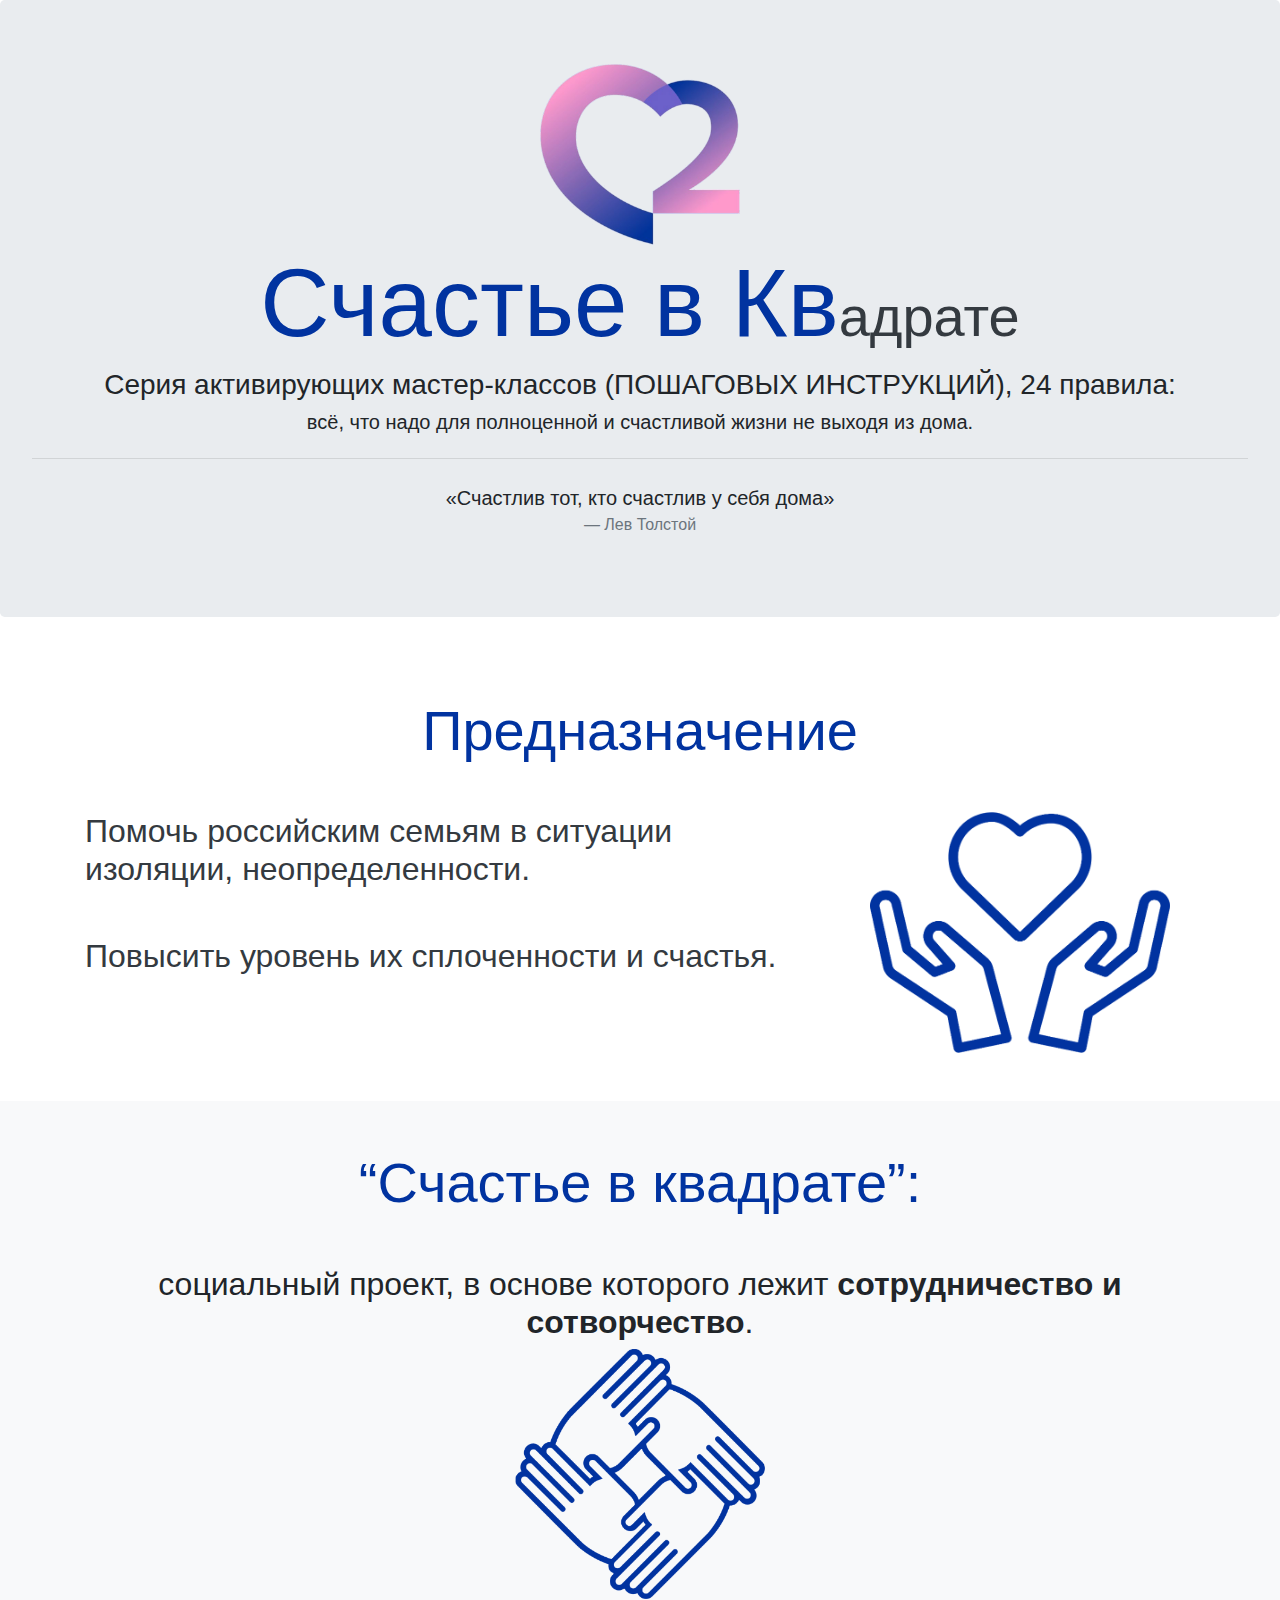
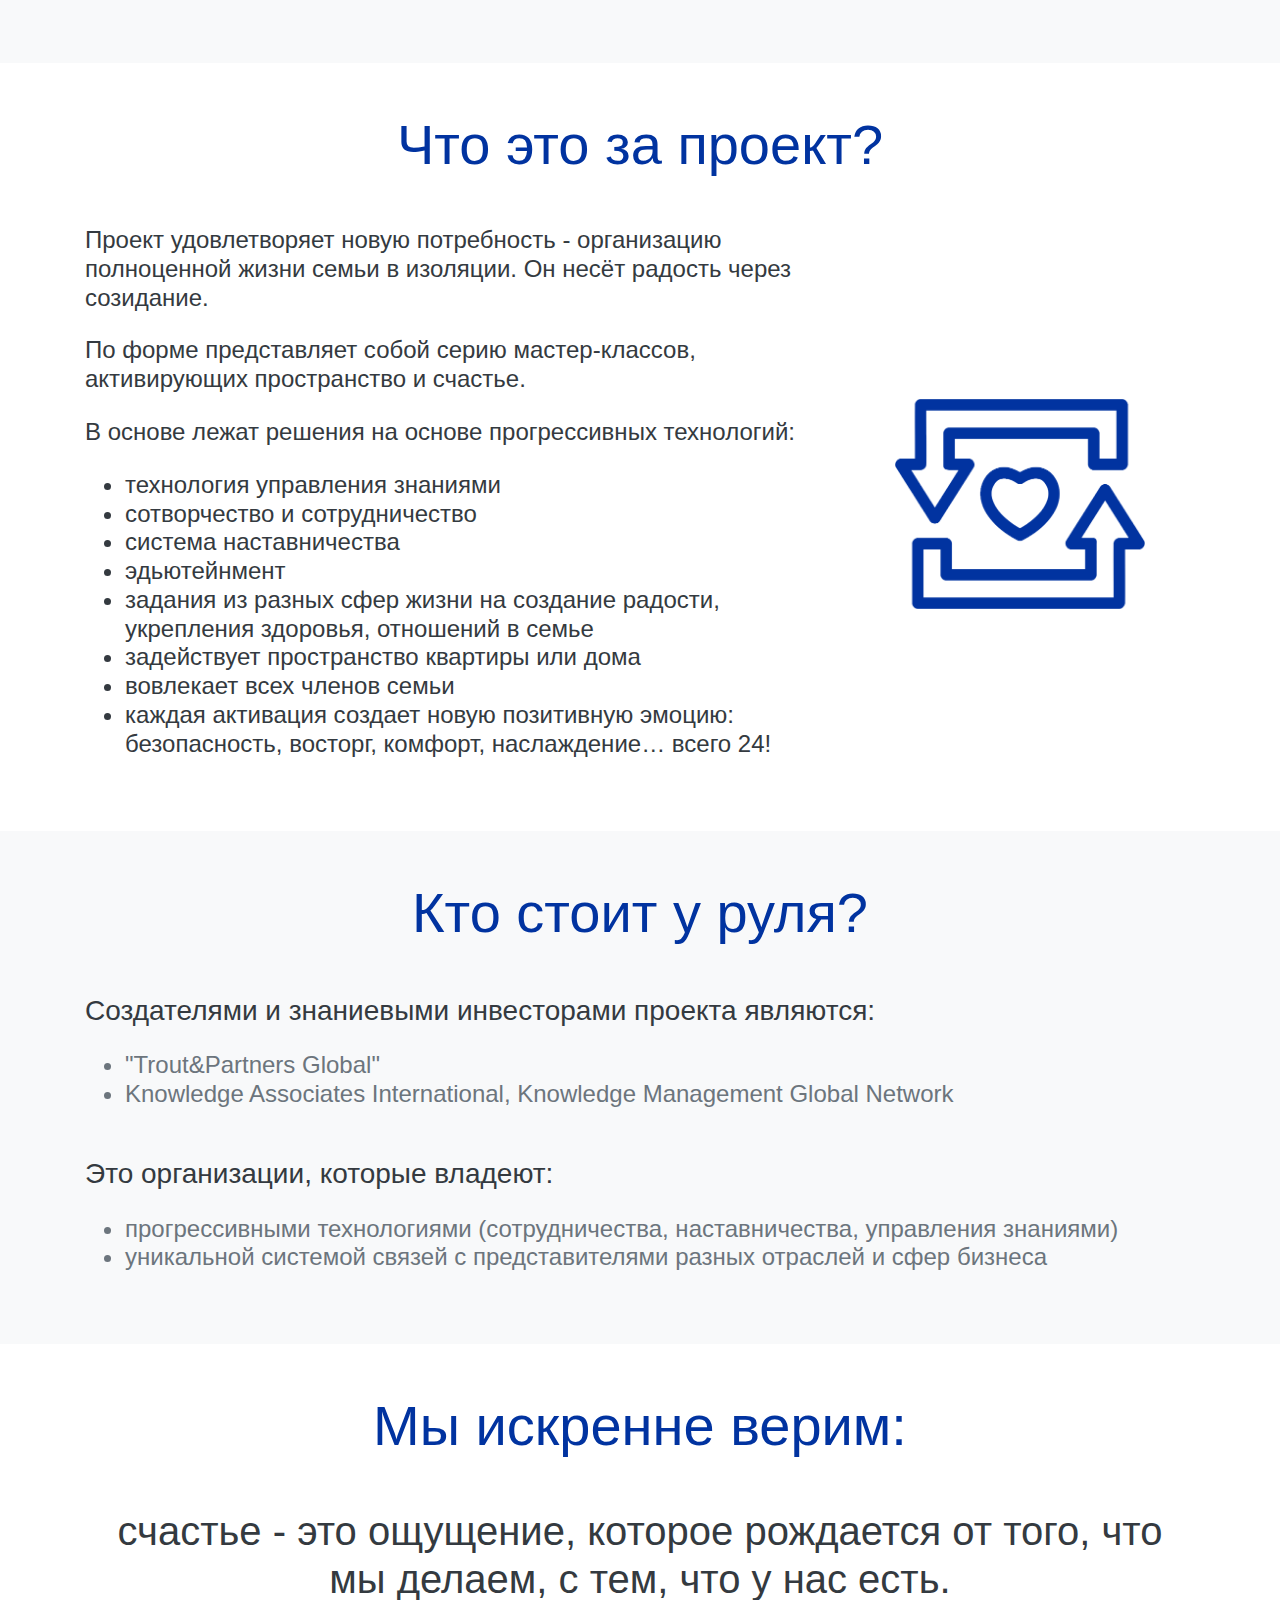
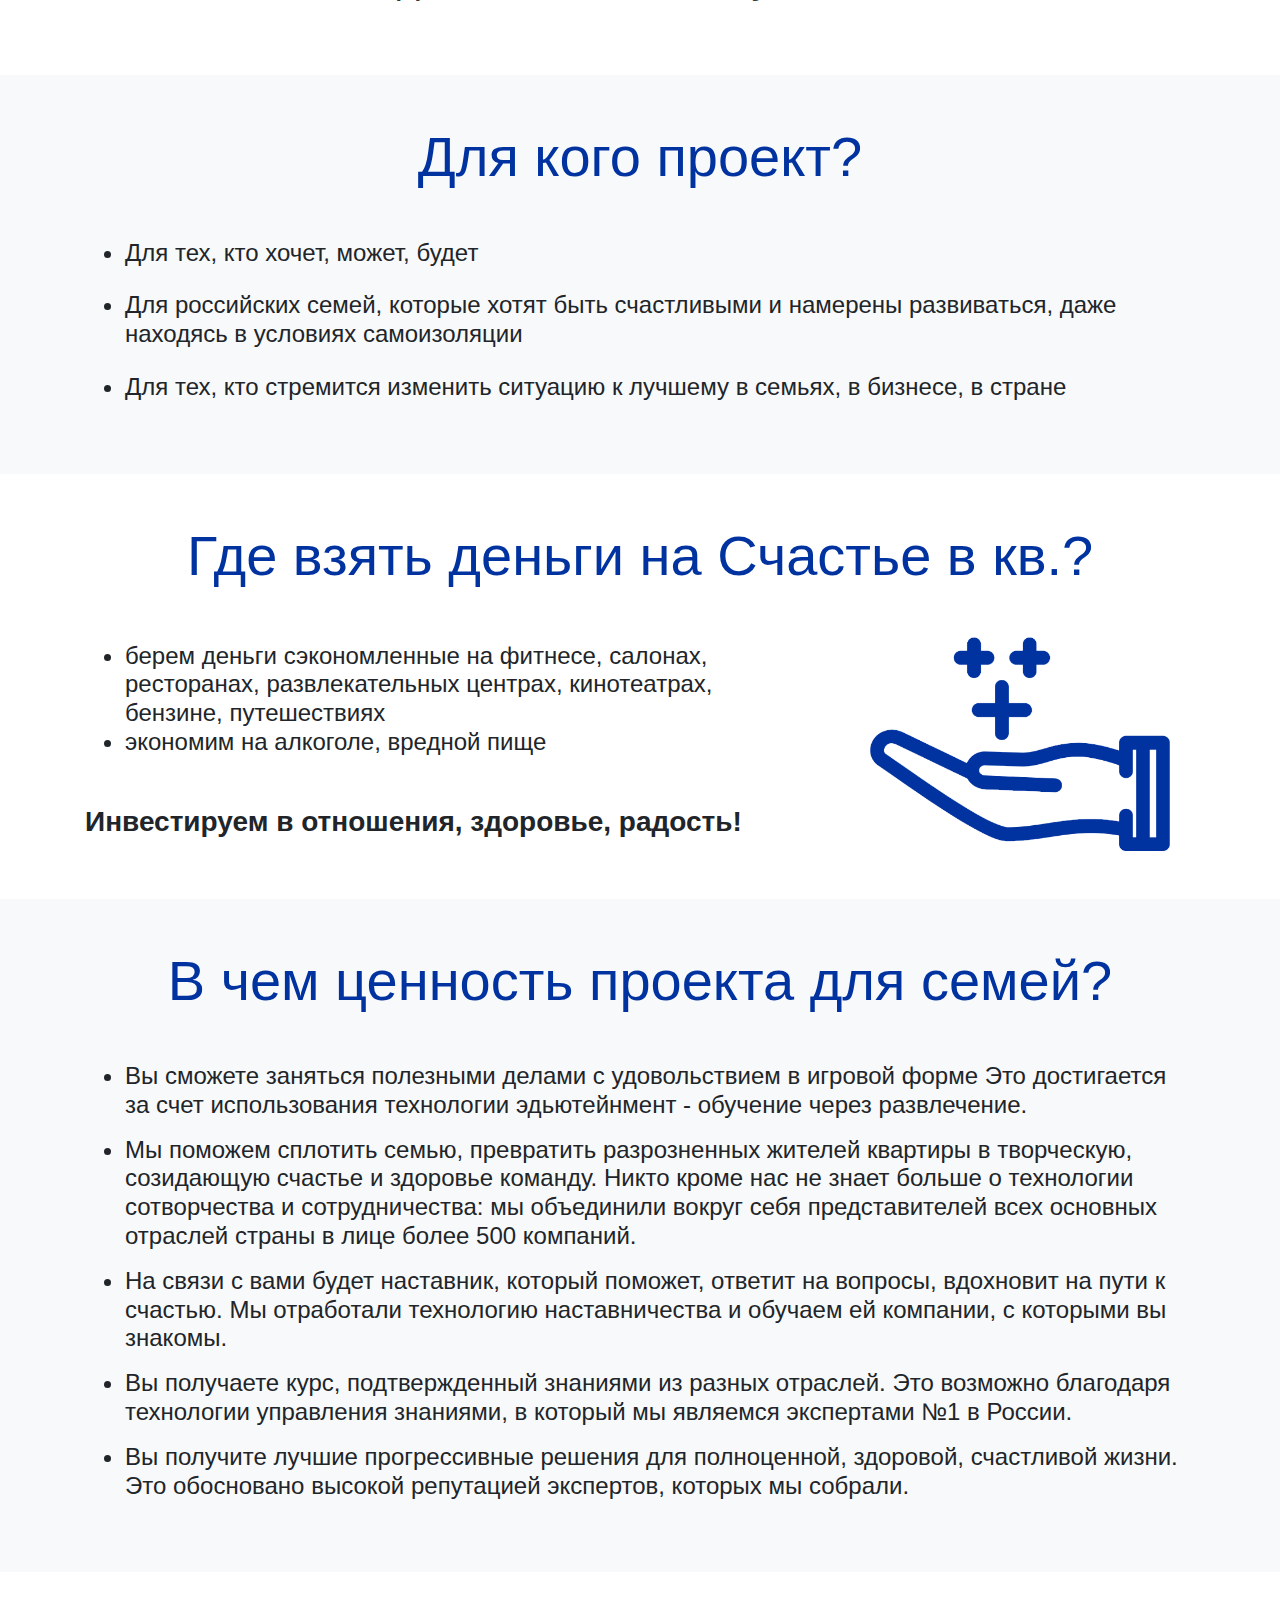
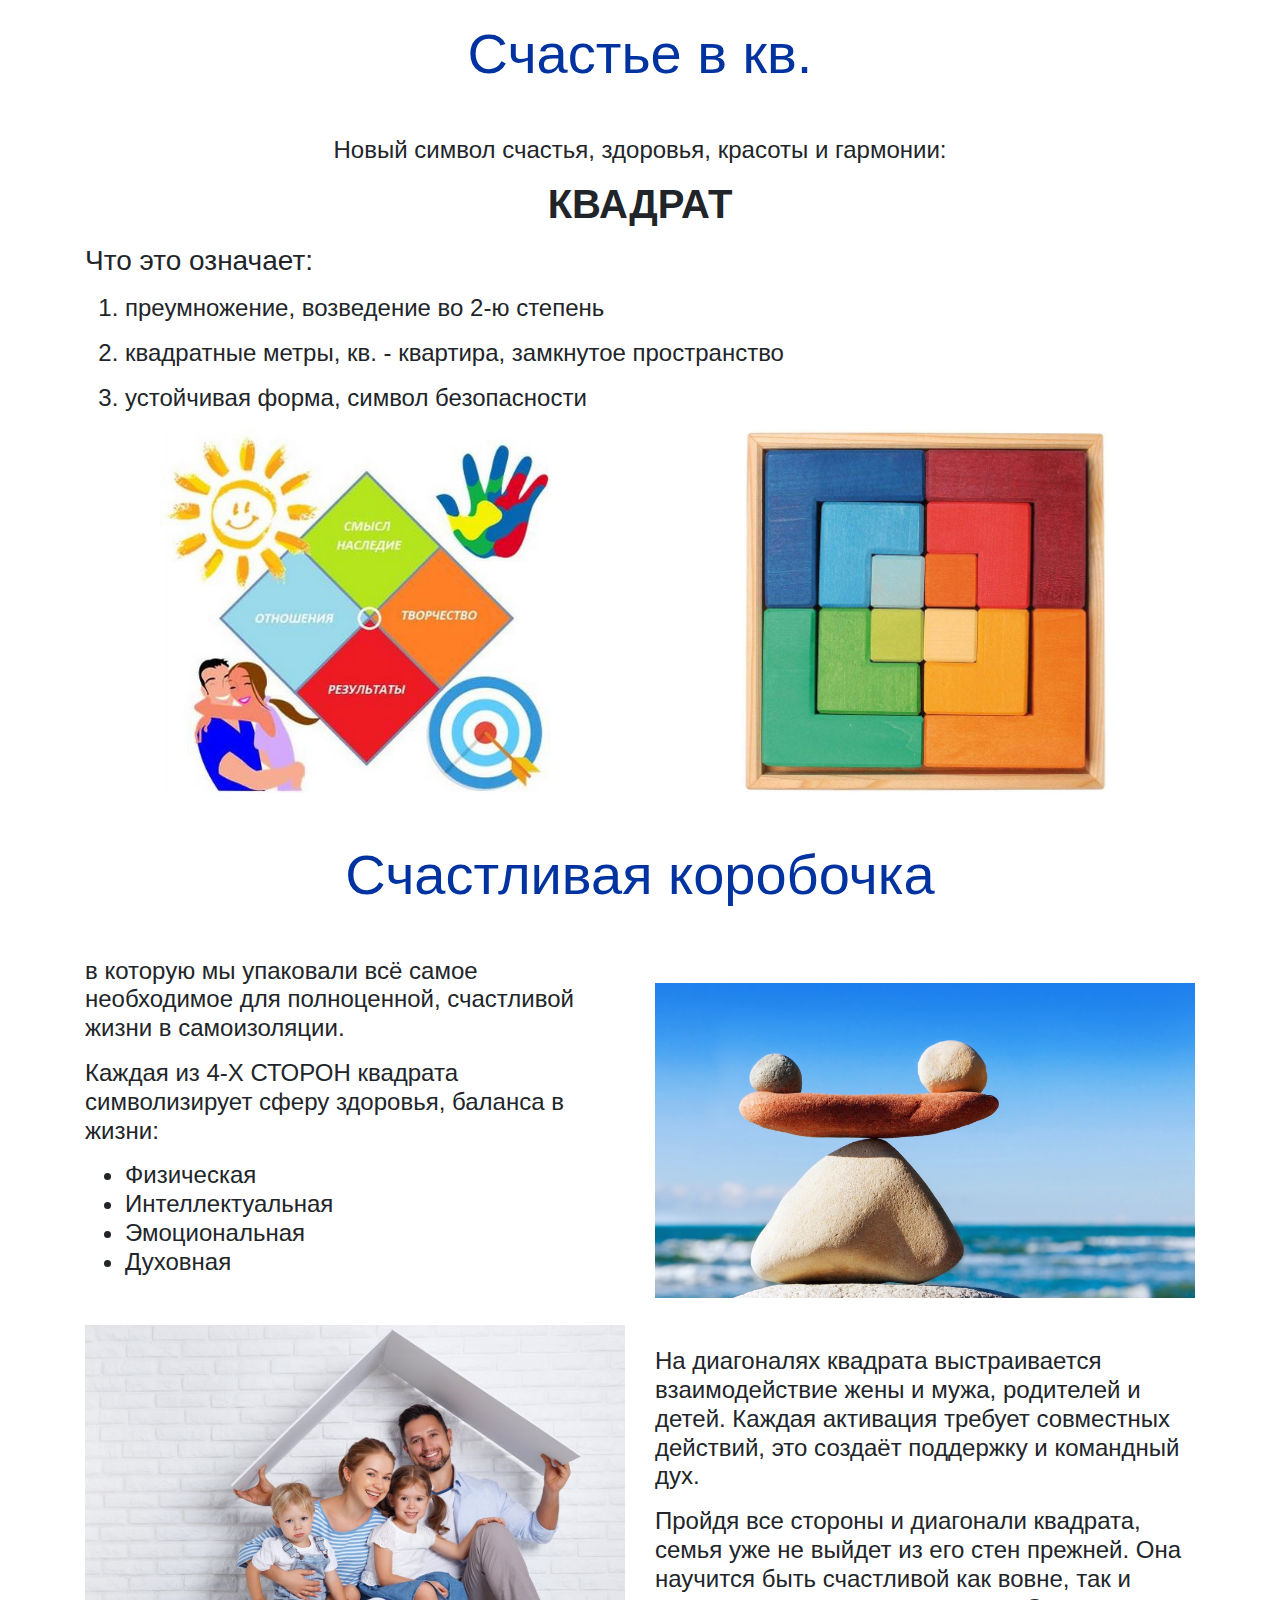
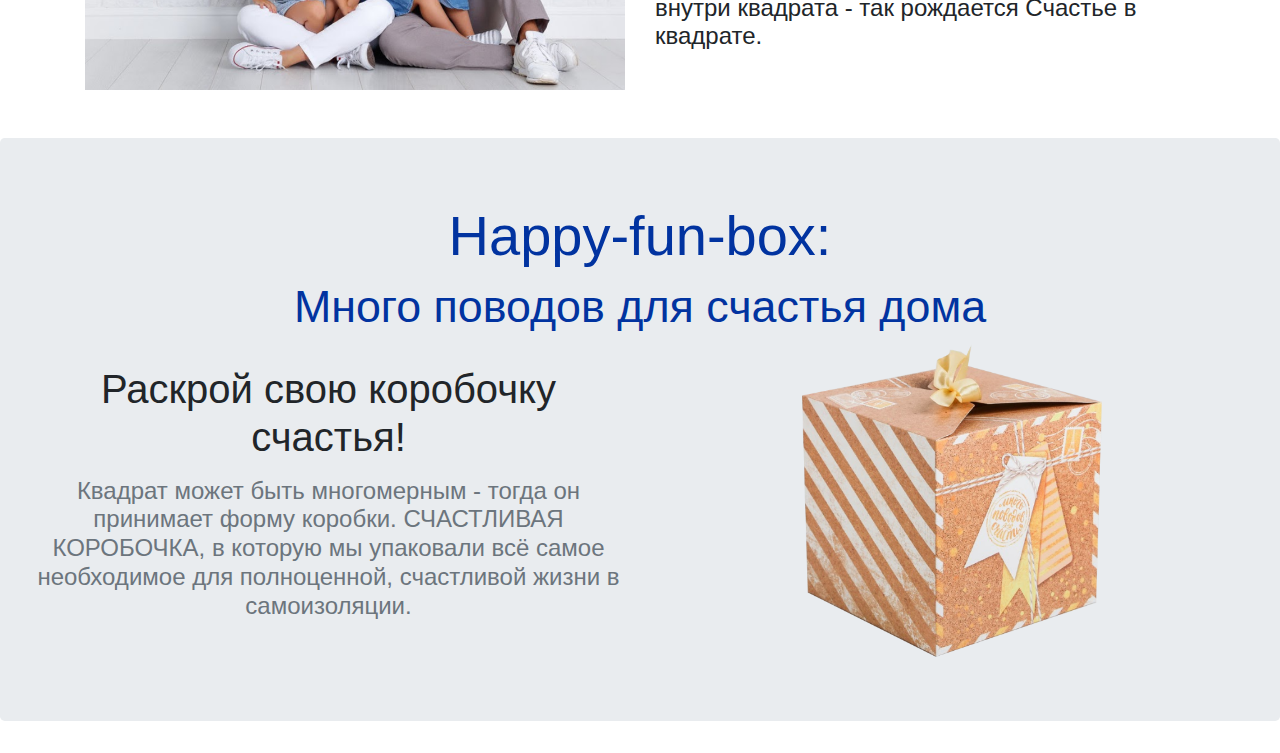
<file: index.html>
<!doctype html>
<!-- Ввести комментариии -->
<html>
<head>
<meta charset="utf-8">
<meta name="viewport" content="width=device-width, initial-scale=1, shrink-to-fit=no">
<title>Счасть в квадрате</title>
<link rel="shortcut icon" type="image/x-icon" href="/favicon.ico"/>
<link rel="stylesheet" href="https://stackpath.bootstrapcdn.com/bootstrap/4.4.1/css/bootstrap.min.css" integrity="sha384-Vkoo8x4CGsO3+Hhxv8T/Q5PaXtkKtu6ug5TOeNV6gBiFeWPGFN9MuhOf23Q9Ifjh" crossorigin="anonymous">
<link rel="stylesheet" href="css/style.css">
</head>
<body>
	
<div class="jumbotron text-center"> <img src="images/logo.png" width="200" alt="Счастье в квадрате">
  <h1 class="display-1 sinii">Счастье в Кв<span class="text-dark display-4">адрате</span></h1>
  <p class="h3">Серия активирующих мастер-классов (ПОШАГОВЫХ ИНСТРУКЦИЙ), 24 правила:</p>
  <p class="h5">всё, что надо для полноценной и счастливой жизни не выходя из дома.</p>
  <hr class="my-4">
  <blockquote class="blockquote">
    <p class="mb-0">«Счастлив тот, кто счастлив у себя дома»</p>
    <footer class="blockquote-footer">Лев Толстой</footer>
  </blockquote>
</div>
	
<div class="container pt-5 pb-5">
  <h3 class="display-4 sinii mb-5 text-center">Предназначение</h3>
  <div class="row">
    <div class="col-md-8">
      <p class="h2 text-dark mb-5">Помочь российским семьям в ситуации изоляции, неопределенности.</p>
      <p class="h2 text-dark">Повысить уровень их сплоченности и счастья.</p>
    </div>
    <div class="col-md-4 text-center"><img src="images/icon-1.png" width="300"></div>
  </div>
</div>
	
<div class="grey text-center">
  <div class="container pt-5 pb-5">
    <h3 class="display-4 sinii mb-5">“Счастье в квадрате”:</h3>
    <p class="h2">социальный проект, в основе которого лежит <strong>сотрудничество и сотворчество</strong>.</p>
    <p><img src="images/icon-2.png" width="250"></p>
  </div>
</div>
	
<div class="container pt-5 pb-5">
  <h3 class="display-4 sinii mb-5 text-center">Что это за проект?</h3>
  <div class="row align-items-center">
    <div class="col-md-8">
      <p class="h4 text-dark mb-4">Проект удовлетворяет новую потребность - организацию полноценной жизни семьи в изоляции. Он несёт радость через созидание.</p>
      <p class="h4 text-dark mb-4">По форме представляет собой серию мастер-классов, активирующих пространство и счастье.</p>
      <p class="h4 text-dark mb-4">В основе лежат решения на основе прогрессивных технологий:</p>
      <ul class="h4 text-dark mb-4">
        <li>технология управления знаниями</li>
        <li>сотворчество и сотрудничество</li>
        <li>система наставничества</li>
        <li>эдьютейнмент</li>
        <li>задания из разных сфер жизни на создание радости, укрепления здоровья, отношений в семье</li>
        <li>задействует пространство квартиры или дома</li>
        <li>вовлекает всех членов семьи</li>
        <li>каждая активация создает новую позитивную эмоцию: безопасность, восторг, комфорт, наслаждение… всего 24!</li>
      </ul>
    </div>
    <div class="col-md-4 text-center"><img src="images/icon-3.png" width="250"></div>
  </div>
</div>
	
<div class="grey">
  <div class="container pt-5 pb-5">
    <h3 class="display-4 sinii mb-5 text-center">Кто стоит у руля?</h3>
    <p class="h3 text-dark mb-4">Создателями и знаниевыми инвесторами проекта являются:</p>
    <ul class="h4 text-muted mb-5">
      <li>"Trout&amp;Partners Global"</li>
      <li>Knowledge Assoсiates International, Knowledge Management Global Network</li>
    </ul>
    <p class="h3 text-dark mb-4">Это организации, которые владеют:</p>
    <ul class="h4 text-muted mb-4">
      <li>прогрессивными технологиями (сотрудничества, наставничества, управления знаниями)</li>
      <li>уникальной системой связей с представителями разных отраслей и сфер бизнеса</li>
    </ul>
  </div>
</div>
	
<div class="container pt-5 pb-5 text-center">
  <h3 class="display-4 sinii mb-5">Мы искренне верим:</h3>
  <p class="h1 text-dark mb-4">счастье - это ощущение, которое рождается от того, что мы делаем, с тем, что у нас есть.</p>
</div>
	
<div class="grey">
  <div class="container pt-5 pb-5">
    <h3 class="display-4 sinii mb-5 text-center">Для кого проект?</h3>
    <ul class="h4 mb-4">
      <li>Для тех, кто хочет, может, будет</li>
    </ul>
    <ul class="h4 mb-4">
      <li>Для российских семей, которые хотят быть счастливыми и намерены развиваться, даже находясь в условиях самоизоляции</li>
    </ul>
    <ul class="h4 mb-4">
      <li>Для тех, кто стремится изменить ситуацию к лучшему в семьях, в бизнесе, в стране</li>
    </ul>
  </div>
</div>
	
<div class="container pt-5 pb-5">
  <h3 class="display-4 sinii mb-5 text-center">Где взять деньги на Счастье в кв.?</h3>
  <div class="row align-items-center">
    <div class="col-md-8">
      <ul class="h4 mb-5">
        <li>берем деньги сэкономленные на фитнесе, салонах, ресторанах, развлекательных центрах, кинотеатрах, бензине, путешествиях</li>
        <li>экономим на алкоголе, вредной пище</li>
      </ul>
      <p class="h3"><strong>Инвестируем в отношения, здоровье, радость!</strong></p>
    </div>
    <div class="col-md-4 text-center"><img src="images/icon-4.png" width="300"></div>
  </div>
</div>
	
<div class="grey">
  <div class="container pt-5 pb-5">
    <h3 class="display-4 sinii mb-5 text-center">В чем ценность проекта для семей?</h3>
    <ul class="h4 mb-4">
      <li class="h4 mb-3">Вы сможете заняться полезными делами с удовольствием в игровой форме Это достигается за счет использования технологии эдьютейнмент - обучение через развлечение. </li>
      <li class="h4 mb-3">Мы поможем сплотить семью, превратить разрозненных жителей квартиры в творческую, созидающую счастье и здоровье команду. Никто кроме нас не знает больше о технологии сотворчества и сотрудничества: мы объединили вокруг себя представителей всех основных отраслей страны в лице более 500 компаний.</li>
      <li class="h4 mb-3">На связи с вами будет наставник, который поможет, ответит на вопросы, вдохновит на пути к счастью. Мы отработали технологию наставничества и обучаем ей компании, с которыми вы знакомы.</li>
      <li class="h4 mb-3">Вы получаете курс, подтвержденный знаниями из разных отраслей. Это возможно благодаря технологии управления знаниями, в который мы являемся экспертами №1 в России.</li>
      <li class="h4 mb-3">Вы получите лучшие прогрессивные решения для полноценной, здоровой, счастливой жизни. Это обосновано высокой репутацией экспертов, которых мы собрали.</li>
    </ul>
  </div>
</div>
	
<div class="container pt-5 pb-5">
  <h3 class="display-4 sinii mb-5 text-center">Счастье в кв.</h3>
  <p class="h4 text-center mb-3">Новый символ счастья, здоровья, красоты и гармонии:</p>
  <p class="h1 text-center mb-3"><strong>КВАДРАТ</strong></p>
  <p class="h3 mb-3">Что это означает:</p>
  <ol class="h4 mb-3">
    <li class="h4 mb-3">преумножение, возведение во 2-ю степень</li>
    <li class="h4 mb-3">квадратные метры, кв. - квартира, замкнутое пространство</li>
    <li class="h4 mb-3">устойчивая форма, символ безопасности</li>
  </ol>
  <div class="row">
    <div class="col-md-6 text-center mb-5"><img src="images/icon-5.png"></div>
    <div class="col-md-6 text-center mb-5"><img src="images/icon-6.png"></div>
  </div>
  <h3 class="display-4 sinii mb-5 text-center">Счастливая коробочка</h3>
  <div class="row align-items-center">
    <div class="col-md-6">
      <p class="h4 mb-3">в которую мы упаковали всё самое необходимое для полноценной, счастливой жизни в самоизоляции.</p>
      <p class="h4 mb-3">Каждая из 4-Х СТОРОН квадрата символизирует сферу здоровья, баланса в жизни:</p>
      <ul class="h4 mb-5">
        <li>Физическая</li>
        <li>Интеллектуальная</li>
        <li>Эмоциональная</li>
        <li>Духовная</li>
      </ul>
    </div>
    <div class="col-md-6 text-center"><img src="images/icon-7.png" class="img-fluid"></div>
  </div>
  <div class="row align-items-center">
    <div class="col-md-6 text-center"><img src="images/icon-8.png" class="img-fluid"></div>
    <div class="col-md-6">
      <p class="h4 mb-3">На диагоналях квадрата выстраивается взаимодействие жены и мужа, родителей и детей. Каждая активация требует совместных действий, это создаёт поддержку и командный дух.</p>
      <p class="h4 mb-3">Пройдя все стороны и диагонали квадрата, семья уже не выйдет из его стен прежней. Она научится быть счастливой как вовне, так и внутри квадрата - так рождается Счастье в квадрате.</p>
    </div>
  </div>
</div>
	
<div class="jumbotron text-center">
  <h3 class="display-4 sinii">Happy-fun-box: <br>
	  <small>Много поводов для счастья дома</small></h3>
  <div class="row align-items-center">
    <div class="col-md-6">
      <p class="h1 mb-3">Раскрой свою коробочку счастья!</p>
      <p class="h4 text-muted mb-3">Квадрат может быть многомерным - тогда он принимает форму коробки. СЧАСТЛИВАЯ КОРОБОЧКА, в которую мы упаковали всё самое необходимое для полноценной, счастливой жизни в самоизоляции.</p>
    </div>
    <div class="col-md-6"><img src="images/icon-9.png" width="300"></div>
  </div>
	
</div>

	
<script src="https://code.jquery.com/jquery-3.4.1.slim.min.js" integrity="sha384-J6qa4849blE2+poT4WnyKhv5vZF5SrPo0iEjwBvKU7imGFAV0wwj1yYfoRSJoZ+n" crossorigin="anonymous"></script> 
<script src="https://stackpath.bootstrapcdn.com/bootstrap/4.4.1/js/bootstrap.min.js" integrity="sha384-wfSDF2E50Y2D1uUdj0O3uMBJnjuUD4Ih7YwaYd1iqfktj0Uod8GCExl3Og8ifwB6" crossorigin="anonymous"></script>
</body>
</html>
</file>
<file: css/style.css>
@charset "utf-8";
/* CSS Document */
.grey {background:#f8f9fa} /*#e9ecef*/
.sinii {color:#0133a0}
</file>
